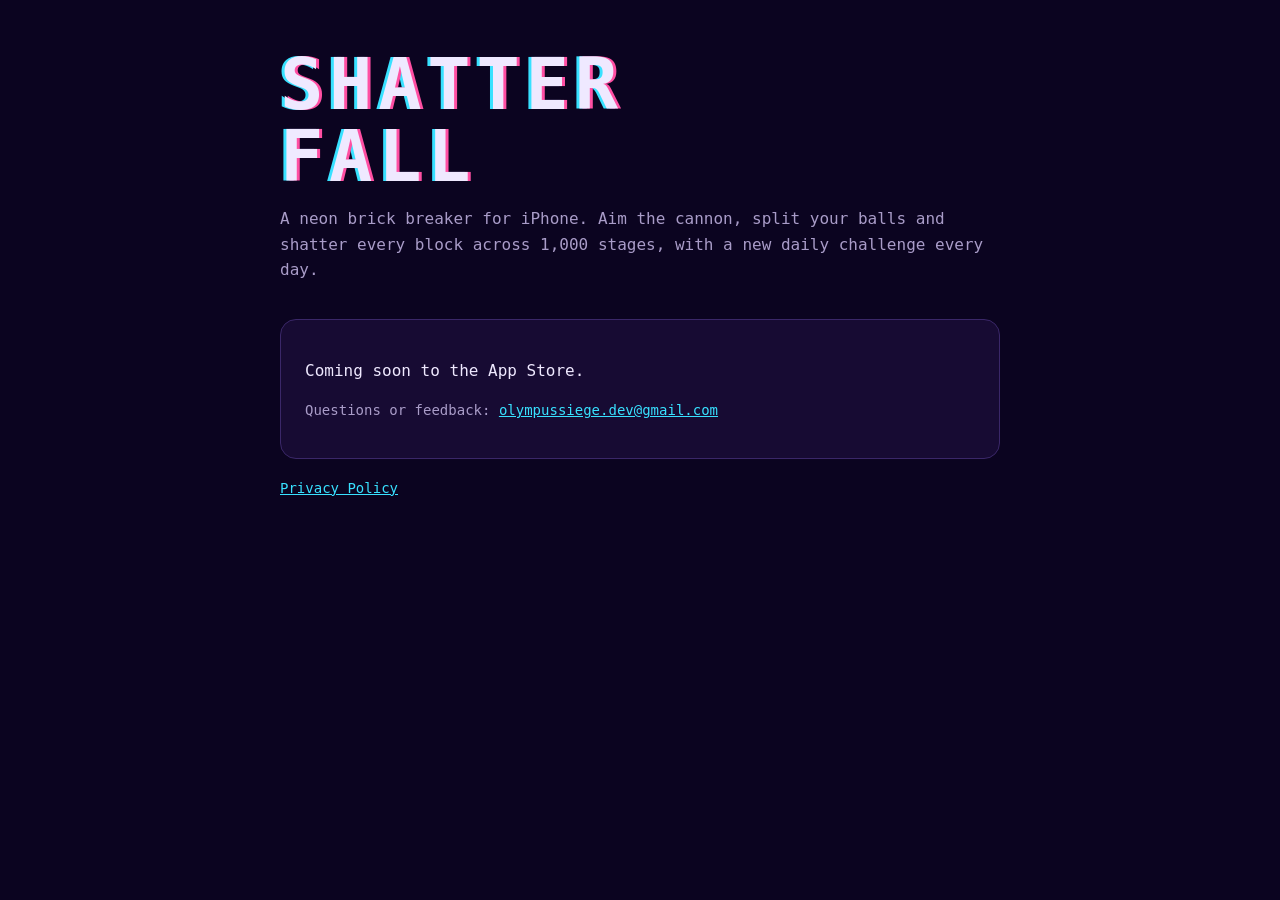
<file: index.html>
<!doctype html>
<html lang="en">
<head>
<meta charset="utf-8">
<meta name="viewport" content="width=device-width, initial-scale=1">
<title>Shatterfall</title>
<meta name="description" content="Shatterfall: a neon brick breaker. Aim the cannon, split your balls and shatter every block.">
<link rel="stylesheet" href="style.css">
</head>
<body>
<div class="wrap">
  <p class="logo">SHATTER<br>FALL</p>
  <p class="tag">A neon brick breaker for iPhone. Aim the cannon, split your balls and shatter every block across 1,000 stages, with a new daily challenge every day.</p>
  <div class="card">
    <p>Coming soon to the App Store.</p>
    <p class="small">Questions or feedback: <a href="mailto:olympussiege.dev@gmail.com">olympussiege.dev@gmail.com</a></p>
  </div>
  <p class="small"><a href="privacy.html">Privacy Policy</a></p>
</div>
</body>
</html>
</file>
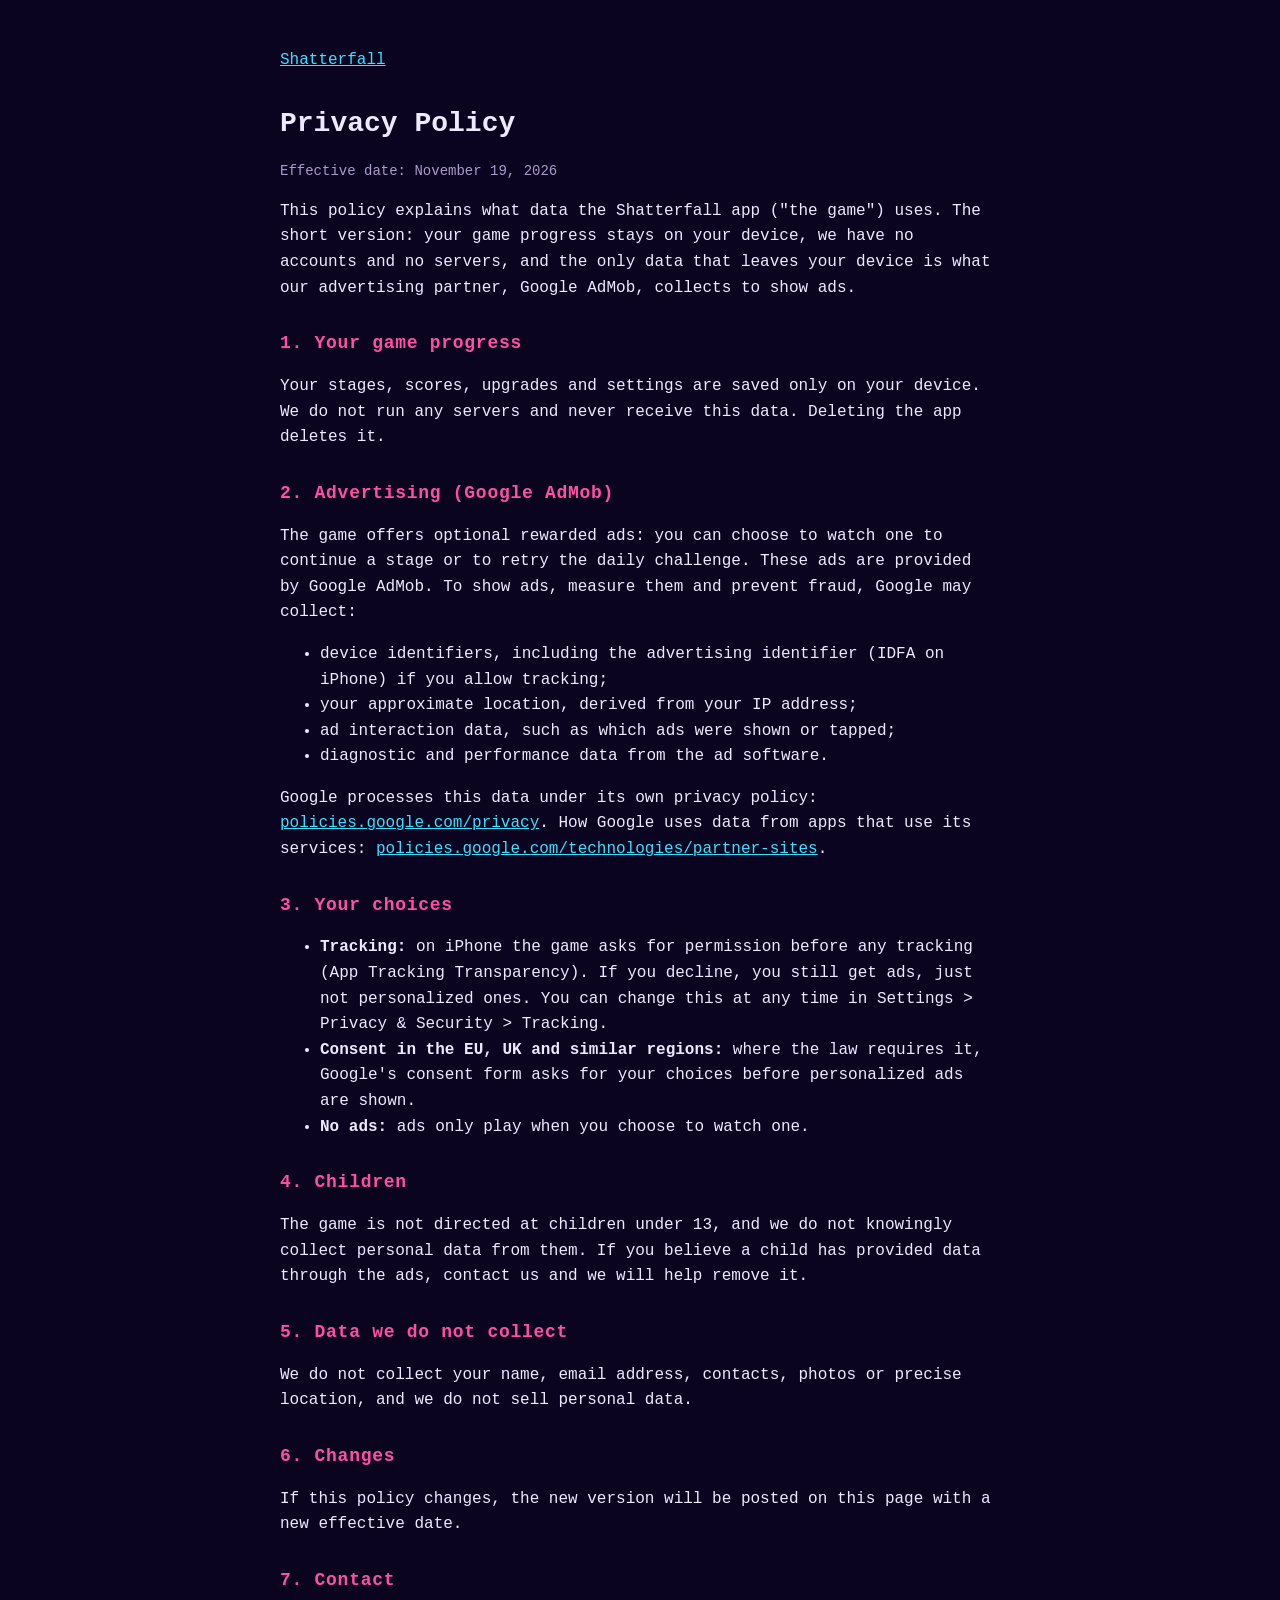
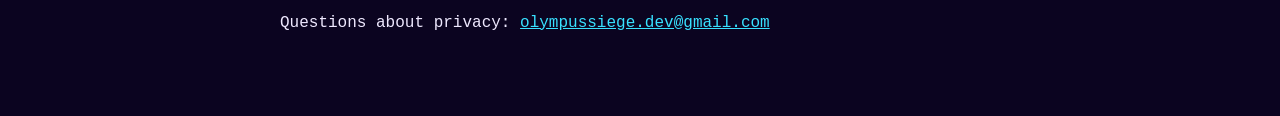
<file: privacy.html>
<!doctype html>
<html lang="en">
<head>
<meta charset="utf-8">
<meta name="viewport" content="width=device-width, initial-scale=1">
<title>Shatterfall Privacy Policy</title>
<link rel="stylesheet" href="style.css">
</head>
<body>
<div class="wrap">
  <nav><a href="index.html">Shatterfall</a></nav>
  <h1>Privacy Policy</h1>
  <p class="small">Effective date: November 19, 2026</p>

  <p>This policy explains what data the Shatterfall app ("the game") uses. The short version: your game progress stays on your device, we have no accounts and no servers, and the only data that leaves your device is what our advertising partner, Google AdMob, collects to show ads.</p>

  <h2>1. Your game progress</h2>
  <p>Your stages, scores, upgrades and settings are saved only on your device. We do not run any servers and never receive this data. Deleting the app deletes it.</p>

  <h2>2. Advertising (Google AdMob)</h2>
  <p>The game offers optional rewarded ads: you can choose to watch one to continue a stage or to retry the daily challenge. These ads are provided by Google AdMob. To show ads, measure them and prevent fraud, Google may collect:</p>
  <ul>
    <li>device identifiers, including the advertising identifier (IDFA on iPhone) if you allow tracking;</li>
    <li>your approximate location, derived from your IP address;</li>
    <li>ad interaction data, such as which ads were shown or tapped;</li>
    <li>diagnostic and performance data from the ad software.</li>
  </ul>
  <p>Google processes this data under its own privacy policy: <a href="https://policies.google.com/privacy">policies.google.com/privacy</a>. How Google uses data from apps that use its services: <a href="https://policies.google.com/technologies/partner-sites">policies.google.com/technologies/partner-sites</a>.</p>

  <h2>3. Your choices</h2>
  <ul>
    <li><strong>Tracking:</strong> on iPhone the game asks for permission before any tracking (App Tracking Transparency). If you decline, you still get ads, just not personalized ones. You can change this at any time in Settings &gt; Privacy &amp; Security &gt; Tracking.</li>
    <li><strong>Consent in the EU, UK and similar regions:</strong> where the law requires it, Google's consent form asks for your choices before personalized ads are shown.</li>
    <li><strong>No ads:</strong> ads only play when you choose to watch one.</li>
  </ul>

  <h2>4. Children</h2>
  <p>The game is not directed at children under 13, and we do not knowingly collect personal data from them. If you believe a child has provided data through the ads, contact us and we will help remove it.</p>

  <h2>5. Data we do not collect</h2>
  <p>We do not collect your name, email address, contacts, photos or precise location, and we do not sell personal data.</p>

  <h2>6. Changes</h2>
  <p>If this policy changes, the new version will be posted on this page with a new effective date.</p>

  <h2>7. Contact</h2>
  <p>Questions about privacy: <a href="mailto:olympussiege.dev@gmail.com">olympussiege.dev@gmail.com</a></p>
</div>
</body>
</html>
</file>
<file: style.css>
:root{--bg:#0b0420;--ink:#efe9ff;--dim:#a99cc8;--pink:#ff4fa3;--cyan:#38e1ff;--card:#170b33}
*{box-sizing:border-box}
html,body{margin:0;background:var(--bg);color:var(--ink);font:16px/1.6 ui-monospace,"SF Mono",Menlo,Consolas,monospace}
a{color:var(--cyan)}
.wrap{max-width:760px;margin:0 auto;padding:48px 20px 64px}
.logo{font-weight:900;letter-spacing:.08em;font-size:clamp(38px,10vw,72px);line-height:1;margin:0;text-shadow:3px 0 0 var(--pink),-3px 0 0 var(--cyan)}
.tag{color:var(--dim);margin:14px 0 36px}
.card{background:var(--card);border:1px solid #3a2768;border-radius:16px;padding:22px 24px;margin:18px 0}
h1{font-size:28px;margin:0 0 6px}
h2{font-size:18px;margin:28px 0 8px;color:var(--pink);letter-spacing:.04em}
p,li{color:var(--ink)}
.small{color:var(--dim);font-size:14px}
nav{margin-bottom:28px}
nav a{margin-right:18px}
</file>
